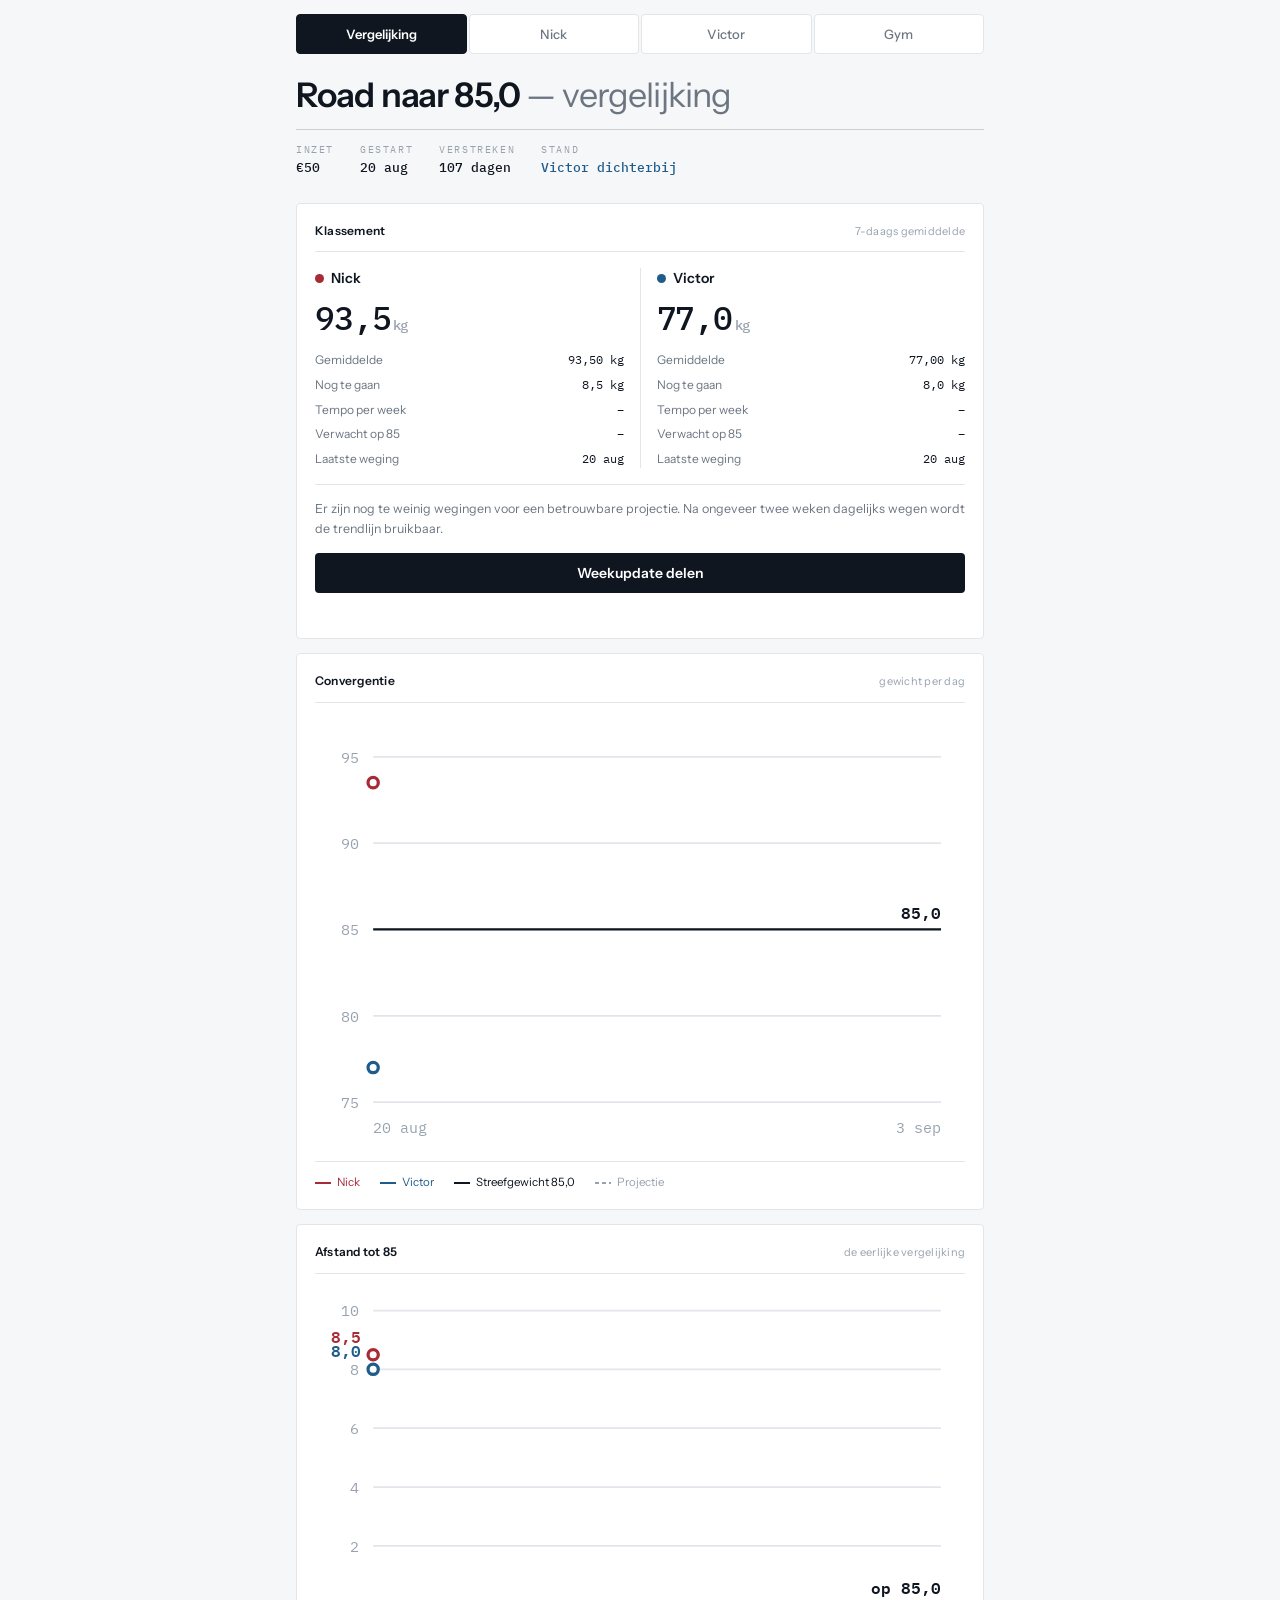
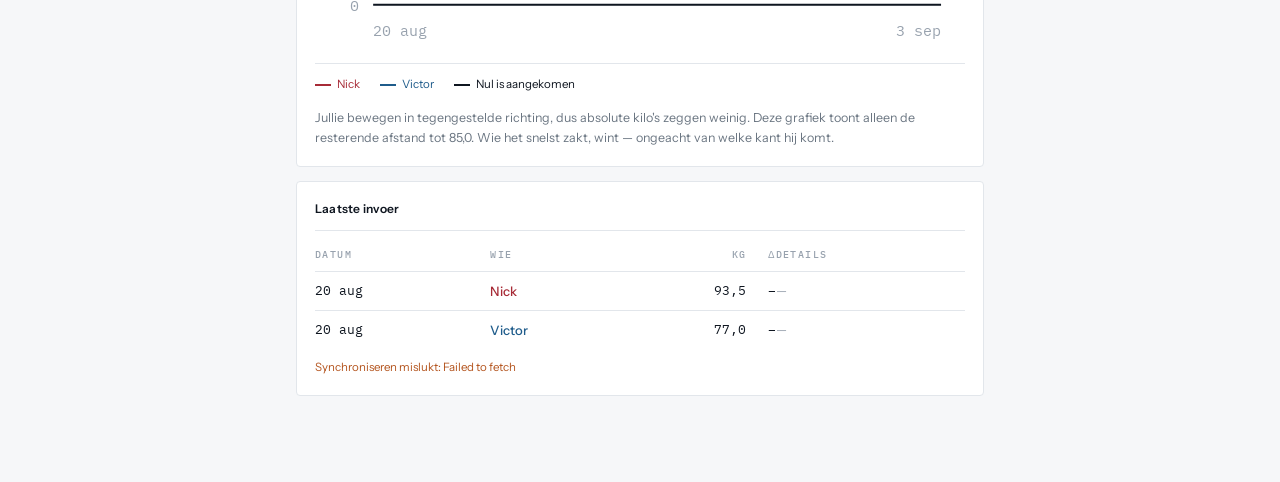
<file: index.html>
<!DOCTYPE html>
<html lang="nl">
<head>
<meta charset="utf-8">
<meta name="viewport" content="width=device-width, initial-scale=1">
<title>Road naar 85 — vergelijking</title>
<link rel="preconnect" href="https://fonts.googleapis.com">
<link rel="preconnect" href="https://fonts.gstatic.com" crossorigin>
<link href="https://fonts.googleapis.com/css2?family=Instrument+Sans:wght@400;500;600&family=IBM+Plex+Mono:wght@400;500;600&display=swap" rel="stylesheet">
<link rel="stylesheet" href="./assets/styles.css">
  <link rel="manifest" href="./manifest.json">
  <meta name="theme-color" content="#0F1620">
  <meta name="mobile-web-app-capable" content="yes">
  <meta name="apple-mobile-web-app-capable" content="yes">
  <meta name="apple-mobile-web-app-status-bar-style" content="default">
  <meta name="apple-mobile-web-app-title" content="Road 85">
  <link rel="apple-touch-icon" href="./assets/icon-512.png">
  <link rel="icon" href="./assets/icon-512.png">
</head>
<body>
<div id="nav-slot"></div>
<header class="masthead">
  <h1>Road naar 85,0 <span>— vergelijking</span></h1>
  <div class="meta">
    <div><span class="lab">Inzet</span><b id="stake">—</b></div>
    <div><span class="lab">Gestart</span><b id="start">—</b></div>
    <div><span class="lab">Verstreken</span><b id="elapsed">—</b></div>
    <div><span class="lab">Stand</span><b id="verdict">—</b></div>
  </div>
</header>
<div class="banner" id="banner" hidden>
  Nog niet aan Supabase gekoppeld. Vul <span class="mono">assets/config.js</span> in, anders wordt er niets bewaard en zien jullie elkaars cijfers niet.
</div>
<section class="card">
  <h2>Klassement <em>7-daags gemiddelde</em></h2>
  <div class="standing">
    <article class="athlete nick">
      <p class="who">Nick</p>
      <p class="now" id="nick-kg">–<u>kg</u></p>
      <dl>
        <dt>Gemiddelde</dt><dd id="nick-avg">–</dd>
        <dt>Nog te gaan</dt><dd id="nick-togo">–</dd>
        <dt>Tempo per week</dt><dd id="nick-rate">–</dd>
        <dt>Verwacht op 85</dt><dd id="nick-eta">–</dd>
        <dt>Laatste weging</dt><dd id="nick-last">–</dd>
      </dl>
    </article>
    <div class="divider"></div>
    <article class="athlete victor">
      <p class="who">Victor</p>
      <p class="now" id="victor-kg">–<u>kg</u></p>
      <dl>
        <dt>Gemiddelde</dt><dd id="victor-avg">–</dd>
        <dt>Nog te gaan</dt><dd id="victor-togo">–</dd>
        <dt>Tempo per week</dt><dd id="victor-rate">–</dd>
        <dt>Verwacht op 85</dt><dd id="victor-eta">–</dd>
        <dt>Laatste weging</dt><dd id="victor-last">–</dd>
      </dl>
    </article>
  </div>
  <p class="note" id="margin-note" style="margin-top:16px;padding-top:14px;border-top:1px solid var(--rule)">–</p>
  <button type="button" class="submit" id="share">Weekupdate delen</button>
  <p class="msg" id="share-msg"></p>
</section>
<section class="card">
  <h2>Convergentie <em>gewicht per dag</em></h2>
  <svg id="chart-conv" class="chart" viewBox="0 0 380 250" preserveAspectRatio="xMidYMid meet"
       role="img" aria-label="Gewichtsverloop van Nick en Victor richting 85 kilo"></svg>
  <div class="legend">
    <span style="color:var(--nick)"><i></i>Nick</span>
    <span style="color:var(--victor)"><i></i>Victor</span>
    <span style="color:var(--ink)"><i></i>Streefgewicht 85,0</span>
    <span style="color:var(--faint)"><i class="dash"></i>Projectie</span>
  </div>
</section>
<section class="card">
  <h2>Afstand tot 85 <em>de eerlijke vergelijking</em></h2>
  <svg id="chart-dist" class="chart" viewBox="0 0 380 210" preserveAspectRatio="xMidYMid meet"
       role="img" aria-label="Resterende afstand tot 85 kilo voor beide deelnemers"></svg>
  <div class="legend">
    <span style="color:var(--nick)"><i></i>Nick</span>
    <span style="color:var(--victor)"><i></i>Victor</span>
    <span style="color:var(--ink)"><i></i>Nul is aangekomen</span>
  </div>
  <p class="note" style="margin-top:14px">
    Jullie bewegen in tegengestelde richting, dus absolute kilo's zeggen weinig. Deze grafiek toont
    alleen de resterende afstand tot 85,0. Wie het snelst zakt, wint — ongeacht van welke kant hij komt.
  </p>
</section>
<section class="card">
  <h2>Laatste invoer</h2>
  <table>
    <thead><tr><th>Datum</th><th>Wie</th><th class="r">Kg</th><th class="r">Δ</th><th>Details</th></tr></thead>
    <tbody id="feed"></tbody>
  </table>
  <p class="msg" id="sync"></p>
</section>
<script src="./assets/config.js"></script>
<script src="./assets/core.js"></script>
<script src="./assets/charts.js"></script>
<script src="./assets/weekly.js"></script>
<script src="./assets/compare.js"></script>
  <script src="./assets/pwa.js"></script>
</body>
</html>
</file>
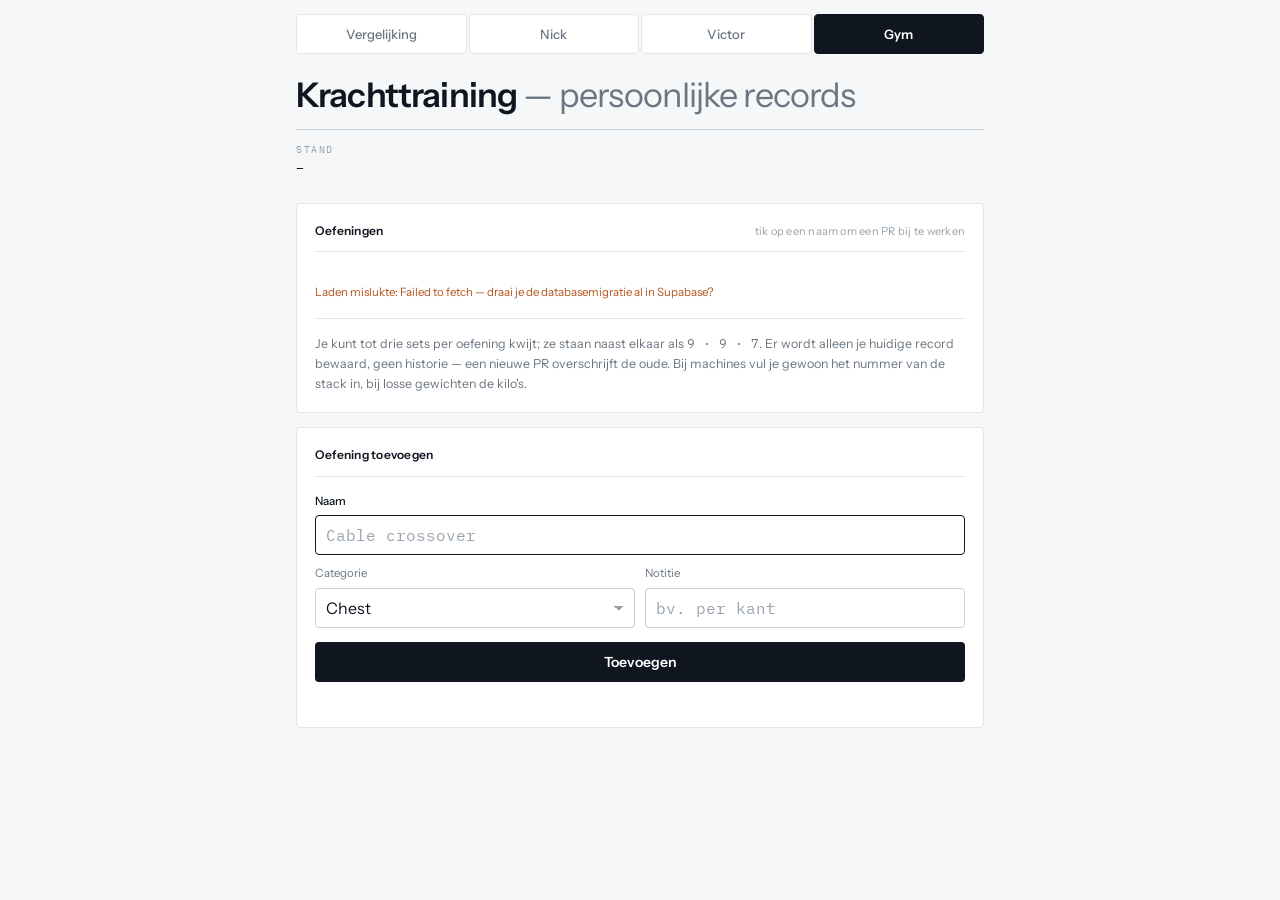
<file: gym.html>
<!DOCTYPE html>
<html lang="nl">
<head>
<meta charset="utf-8">
<meta name="viewport" content="width=device-width, initial-scale=1">
<title>Krachttraining — Road naar 85</title>
<link rel="preconnect" href="https://fonts.googleapis.com">
<link rel="preconnect" href="https://fonts.gstatic.com" crossorigin>
<link href="https://fonts.googleapis.com/css2?family=Instrument+Sans:wght@400;500;600&family=IBM+Plex+Mono:wght@400;500;600&display=swap" rel="stylesheet">
<link rel="stylesheet" href="./assets/styles.css">
<link rel="manifest" href="./manifest.json">
<meta name="theme-color" content="#0F1620">
<meta name="mobile-web-app-capable" content="yes">
<meta name="apple-mobile-web-app-capable" content="yes">
<meta name="apple-mobile-web-app-status-bar-style" content="default">
<meta name="apple-mobile-web-app-title" content="Gym 85">
<link rel="apple-touch-icon" href="./assets/icon-512.png">
<link rel="icon" href="./assets/icon-512.png">
</head>
<body>
<div id="nav-slot"></div>
<header class="masthead">
  <h1>Krachttraining <span>— persoonlijke records</span></h1>
  <div class="meta">
    <div><span class="lab">Stand</span><b id="count">–</b></div>
  </div>
</header>
<div class="banner" id="banner" hidden>
  Nog niet aan Supabase gekoppeld. Vul <span class="mono">assets/config.js</span> in.
</div>

<section class="card">
  <h2>Oefeningen <em>tik op een naam om een PR bij te werken</em></h2>
  <div class="chips" id="chips"></div>
  <div id="list" class="glist"></div>
  <p class="msg" id="status"></p>
  <p class="note" style="margin-top:16px;padding-top:14px;border-top:1px solid var(--rule)">
    Je kunt tot drie sets per oefening kwijt; ze staan naast elkaar als <span class="mono">9 · 9 · 7</span>. Er wordt alleen je huidige record bewaard, geen historie — een nieuwe PR overschrijft de oude.
    Bij machines vul je gewoon het nummer van de stack in, bij losse gewichten de kilo's.
  </p>
</section>

<section class="card">
  <h2>Oefening toevoegen</h2>
  <div>
    <label for="a-name"><b>Naam</b></label>
    <input type="text" id="a-name" class="required" placeholder="Cable crossover">
  </div>
  <div class="fields" style="margin-top:10px">
    <div>
      <label for="a-cat">Categorie</label>
      <select id="a-cat"></select>
    </div>
    <div>
      <label for="a-note">Notitie</label>
      <input type="text" id="a-note" placeholder="bv. per kant">
    </div>
  </div>
  <button class="submit" id="a-add">Toevoegen</button>
  <p class="msg" id="a-msg"></p>
</section>

<script src="./assets/config.js"></script>
<script src="./assets/core.js"></script>
<script src="./assets/gym.js"></script>
<script src="./assets/pwa.js"></script>
</body>
</html>
</file>
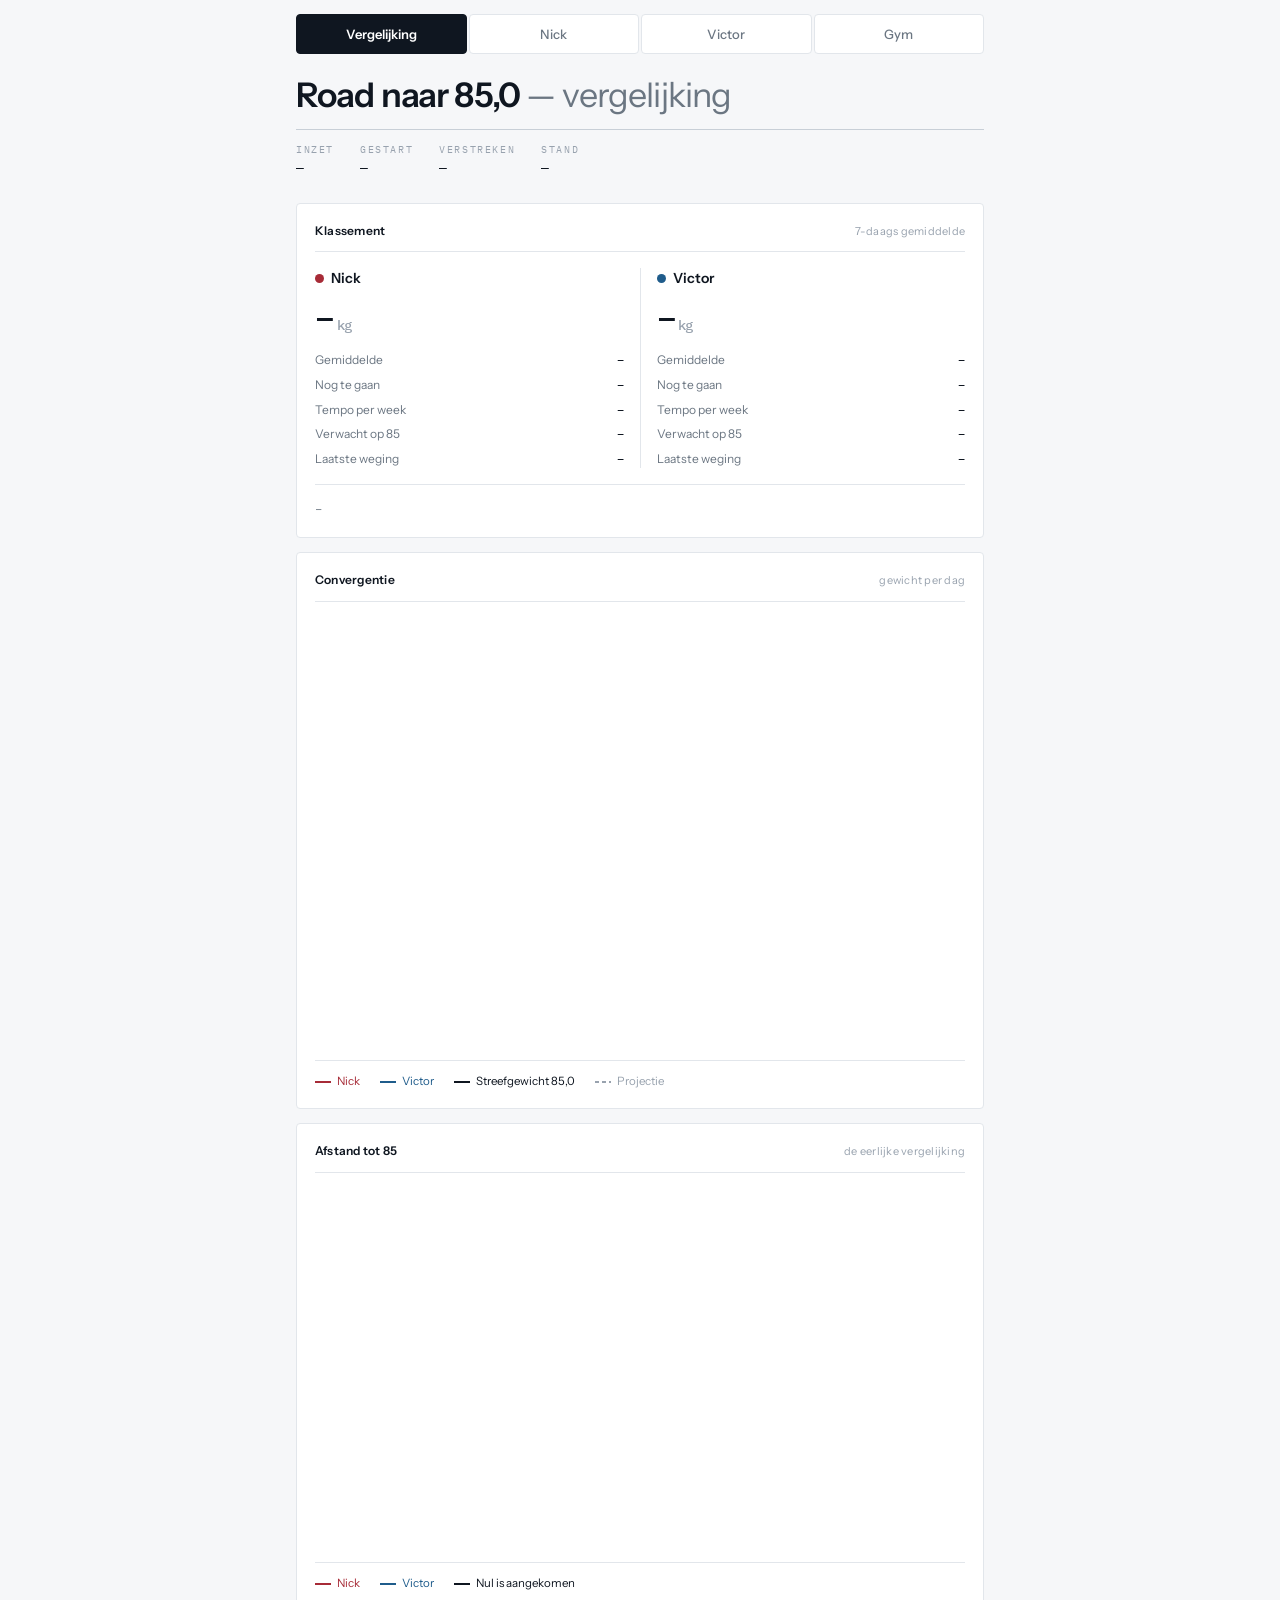
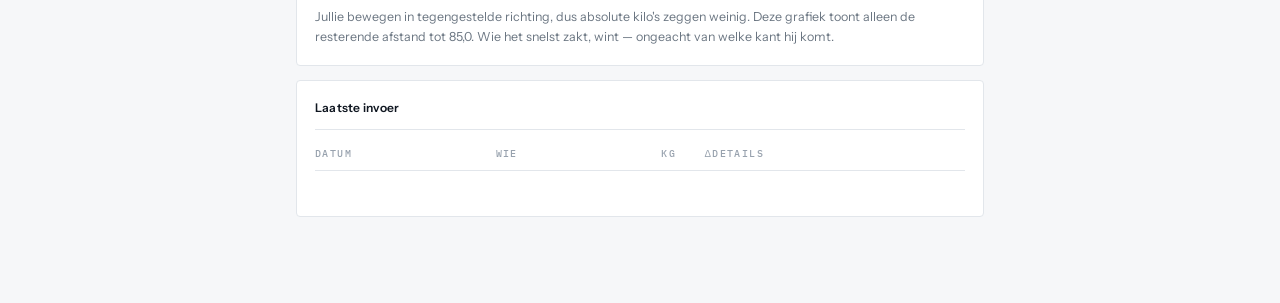
<file: index..html>
<!DOCTYPE html>
<html lang="nl">
<head>
<meta charset="utf-8">
<meta name="viewport" content="width=device-width, initial-scale=1">
<title>Road naar 85 — vergelijking</title>
<link rel="preconnect" href="https://fonts.googleapis.com">
<link rel="preconnect" href="https://fonts.gstatic.com" crossorigin>
<link href="https://fonts.googleapis.com/css2?family=Instrument+Sans:wght@400;500;600&family=IBM+Plex+Mono:wght@400;500;600&display=swap" rel="stylesheet">
<link rel="stylesheet" href="./assets/styles.css">
  <link rel="manifest" href="./manifest.json">
  <meta name="theme-color" content="#0F1620">
  <meta name="mobile-web-app-capable" content="yes">
  <meta name="apple-mobile-web-app-capable" content="yes">
  <meta name="apple-mobile-web-app-status-bar-style" content="default">
  <meta name="apple-mobile-web-app-title" content="Road 85">
  <link rel="apple-touch-icon" href="./assets/icon-512.png">
  <link rel="icon" href="./assets/icon-512.png">
</head>
<body>
<div id="nav-slot"></div>
<header class="masthead">
  <h1>Road naar 85,0 <span>— vergelijking</span></h1>
  <div class="meta">
    <div><span class="lab">Inzet</span><b id="stake">—</b></div>
    <div><span class="lab">Gestart</span><b id="start">—</b></div>
    <div><span class="lab">Verstreken</span><b id="elapsed">—</b></div>
    <div><span class="lab">Stand</span><b id="verdict">—</b></div>
  </div>
</header>
<div class="banner" id="banner" hidden>
  Nog niet aan Supabase gekoppeld. Vul <span class="mono">assets/config.js</span> in, anders wordt er niets bewaard en zien jullie elkaars cijfers niet.
</div>
<section class="card">
  <h2>Klassement <em>7-daags gemiddelde</em></h2>
  <div class="standing">
    <article class="athlete nick">
      <p class="who">Nick</p>
      <p class="now" id="nick-kg">–<u>kg</u></p>
      <dl>
        <dt>Gemiddelde</dt><dd id="nick-avg">–</dd>
        <dt>Nog te gaan</dt><dd id="nick-togo">–</dd>
        <dt>Tempo per week</dt><dd id="nick-rate">–</dd>
        <dt>Verwacht op 85</dt><dd id="nick-eta">–</dd>
        <dt>Laatste weging</dt><dd id="nick-last">–</dd>
      </dl>
    </article>
    <div class="divider"></div>
    <article class="athlete victor">
      <p class="who">Victor</p>
      <p class="now" id="victor-kg">–<u>kg</u></p>
      <dl>
        <dt>Gemiddelde</dt><dd id="victor-avg">–</dd>
        <dt>Nog te gaan</dt><dd id="victor-togo">–</dd>
        <dt>Tempo per week</dt><dd id="victor-rate">–</dd>
        <dt>Verwacht op 85</dt><dd id="victor-eta">–</dd>
        <dt>Laatste weging</dt><dd id="victor-last">–</dd>
      </dl>
    </article>
  </div>
  <p class="note" id="margin-note" style="margin-top:16px;padding-top:14px;border-top:1px solid var(--rule)">–</p>
</section>
<section class="card">
  <h2>Convergentie <em>gewicht per dag</em></h2>
  <svg id="chart-conv" class="chart" viewBox="0 0 380 250" preserveAspectRatio="xMidYMid meet"
       role="img" aria-label="Gewichtsverloop van Nick en Victor richting 85 kilo"></svg>
  <div class="legend">
    <span style="color:var(--nick)"><i></i>Nick</span>
    <span style="color:var(--victor)"><i></i>Victor</span>
    <span style="color:var(--ink)"><i></i>Streefgewicht 85,0</span>
    <span style="color:var(--faint)"><i class="dash"></i>Projectie</span>
  </div>
</section>
<section class="card">
  <h2>Afstand tot 85 <em>de eerlijke vergelijking</em></h2>
  <svg id="chart-dist" class="chart" viewBox="0 0 380 210" preserveAspectRatio="xMidYMid meet"
       role="img" aria-label="Resterende afstand tot 85 kilo voor beide deelnemers"></svg>
  <div class="legend">
    <span style="color:var(--nick)"><i></i>Nick</span>
    <span style="color:var(--victor)"><i></i>Victor</span>
    <span style="color:var(--ink)"><i></i>Nul is aangekomen</span>
  </div>
  <p class="note" style="margin-top:14px">
    Jullie bewegen in tegengestelde richting, dus absolute kilo's zeggen weinig. Deze grafiek toont
    alleen de resterende afstand tot 85,0. Wie het snelst zakt, wint — ongeacht van welke kant hij komt.
  </p>
</section>
<section class="card">
  <h2>Laatste invoer</h2>
  <table>
    <thead><tr><th>Datum</th><th>Wie</th><th class="r">Kg</th><th class="r">Δ</th><th>Details</th></tr></thead>
    <tbody id="feed"></tbody>
  </table>
  <p class="msg" id="sync"></p>
</section>
<script src="./assets/config.js"></script>
<script src="./assets/core.js"></script>
<script src="./assets/charts.js"></script>
<script src="./assets/compare.js"></script>
  <script src="./assets/pwa.js"></script>
</body>
</html>
</file>
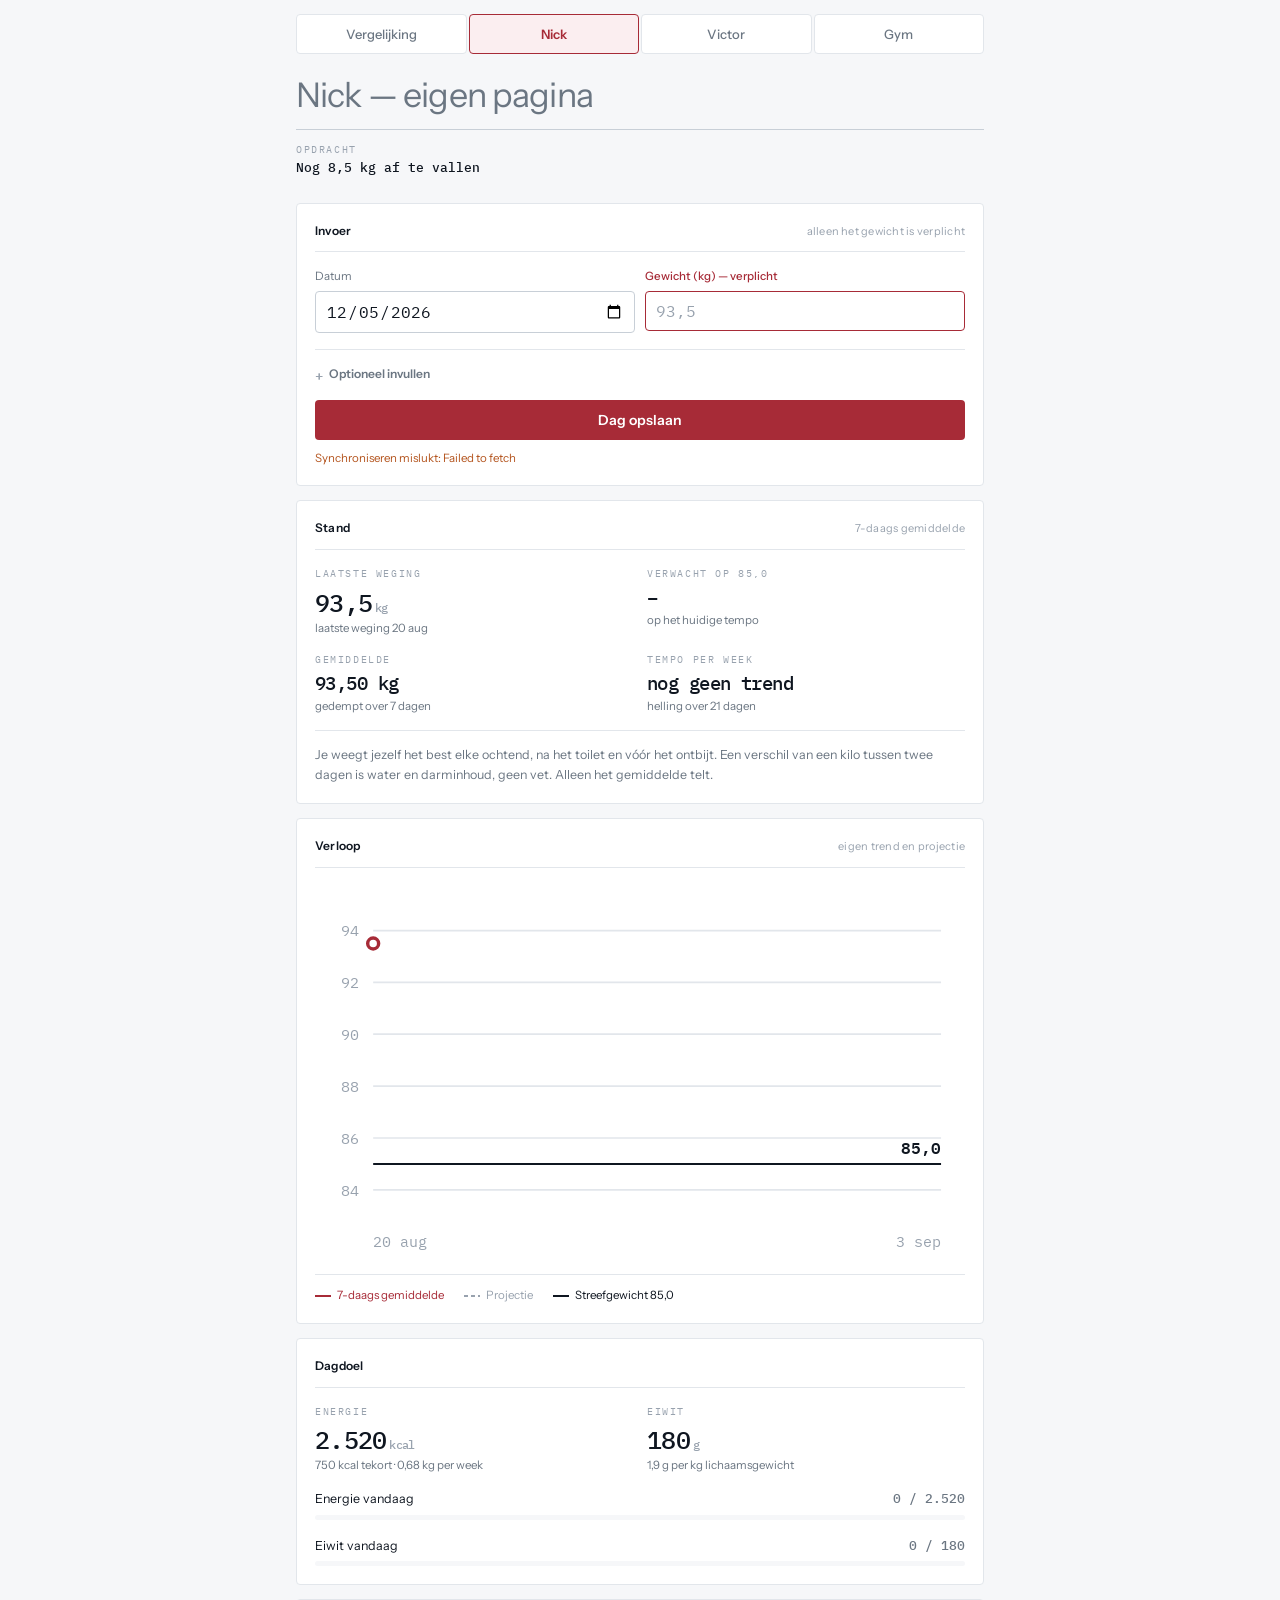
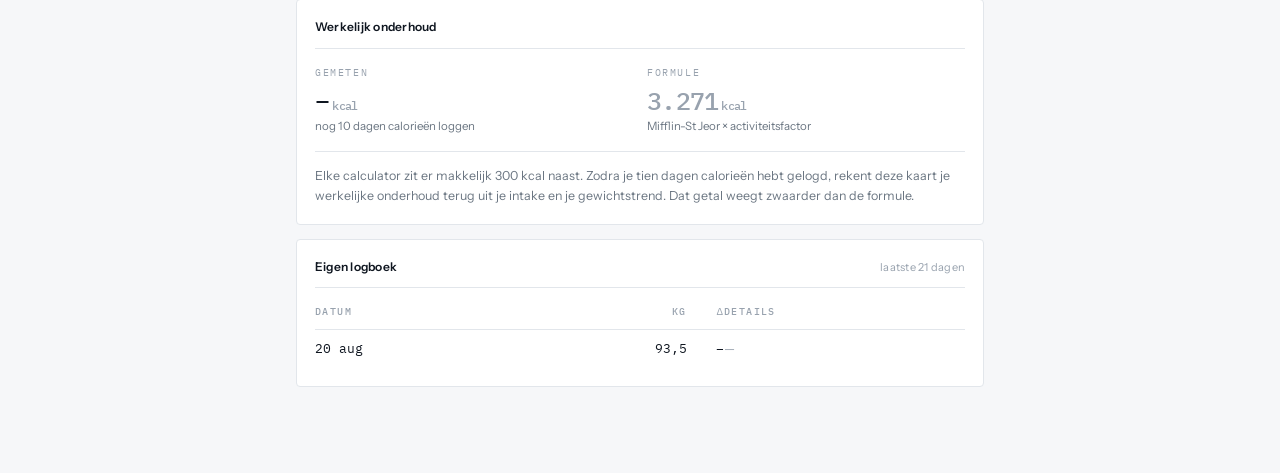
<file: nick.html>
<!DOCTYPE html>
<html lang="nl">
<head>
<meta charset="utf-8">
<meta name="viewport" content="width=device-width, initial-scale=1">
<title>Road naar 85</title>
<link rel="preconnect" href="https://fonts.googleapis.com">
<link rel="preconnect" href="https://fonts.gstatic.com" crossorigin>
<link href="https://fonts.googleapis.com/css2?family=Instrument+Sans:wght@400;500;600&family=IBM+Plex+Mono:wght@400;500;600&display=swap" rel="stylesheet">
<link rel="stylesheet" href="./assets/styles.css">
  <link rel="manifest" href="./manifest-nick.json">
  <meta name="theme-color" content="#A72B37">
  <meta name="mobile-web-app-capable" content="yes">
  <meta name="apple-mobile-web-app-capable" content="yes">
  <meta name="apple-mobile-web-app-status-bar-style" content="default">
  <meta name="apple-mobile-web-app-title" content="Nick 85">
  <link rel="apple-touch-icon" href="./assets/icon-nick-512.png">
  <link rel="icon" href="./assets/icon-nick-512.png">
</head>
<body data-person="nick">
<div id="nav-slot"></div>
<header class="masthead">
  <h1><span id="who">–</span> <span>— eigen pagina</span></h1>
  <div class="meta">
    <div><span class="lab">Opdracht</span><b id="direction">–</b></div>
  </div>
</header>
<div class="banner" id="banner" hidden>
  Nog niet aan Supabase gekoppeld. Vul <span class="mono">assets/config.js</span> in, anders verdwijnt je invoer bij het verversen van de pagina.
</div>
<section class="card">
  <h2>Invoer <em>alleen het gewicht is verplicht</em></h2>
  <div class="fields">
    <div>
      <label for="date">Datum</label>
      <input type="date" id="date">
    </div>
    <div>
      <label for="kg"><b>Gewicht (kg) — verplicht</b></label>
      <input type="number" id="kg" class="required" step="0.1" min="40" max="180"
             inputmode="decimal" placeholder="93,5" required>
    </div>
  </div>
  <details>
    <summary>Optioneel invullen</summary>
    <div class="fields">
      <div>
        <label for="kcal">Calorieën</label>
        <input type="number" id="kcal" step="10" min="0" max="9000" inputmode="numeric" placeholder="2500">
      </div>
      <div>
        <label for="protein">Eiwit (g)</label>
        <input type="number" id="protein" step="1" min="0" max="500" inputmode="numeric" placeholder="180">
      </div>
    </div>
    <div>
      <label>Training vandaag</label>
      <div class="chips" id="chips"></div>
    </div>
    <div class="fields">
      <div>
        <label for="sleep">Slaap (uren)</label>
        <input type="number" id="sleep" step="0.5" min="0" max="16" inputmode="decimal" placeholder="7,5">
      </div>
      <div></div>
    </div>
    <div>
      <label for="note">Notitie</label>
      <textarea id="note" placeholder="Zwaar getild, slecht geslapen, uit eten geweest…"></textarea>
    </div>
  </details>
  <button class="submit" id="save">Dag opslaan</button>
  <p class="msg" id="status"></p>
</section>
<section class="card">
  <h2>Stand <em>7-daags gemiddelde</em></h2>
  <div class="pair">
    <div class="stat">
      <p class="lab">Laatste weging</p>
      <p class="n" id="now">–<u>kg</u></p>
      <p id="now-date">–</p>
    </div>
    <div class="stat">
      <p class="lab">Verwacht op 85,0</p>
      <p class="n" id="eta" style="font-size:19px">–</p>
      <p>op het huidige tempo</p>
    </div>
  </div>
  <div class="pair" style="margin-top:16px">
    <div class="stat">
      <p class="lab">Gemiddelde</p>
      <p class="n" id="avg" style="font-size:19px">–</p>
      <p>gedempt over 7 dagen</p>
    </div>
    <div class="stat">
      <p class="lab">Tempo per week</p>
      <p class="n" id="rate" style="font-size:19px">–</p>
      <p>helling over 21 dagen</p>
    </div>
  </div>
  <p class="note" style="margin-top:16px;padding-top:14px;border-top:1px solid var(--rule)">
    Je weegt jezelf het best elke ochtend, na het toilet en vóór het ontbijt. Een verschil van
    een kilo tussen twee dagen is water en darminhoud, geen vet. Alleen het gemiddelde telt.
  </p>
</section>
<section class="card">
  <h2>Verloop <em>eigen trend en projectie</em></h2>
  <svg id="chart" class="chart" viewBox="0 0 380 220" preserveAspectRatio="xMidYMid meet"
       role="img" aria-label="Eigen gewichtsverloop richting 85 kilo"></svg>
  <div class="legend">
    <span style="color:var(--accent)"><i></i>7-daags gemiddelde</span>
    <span style="color:var(--faint)"><i class="dash"></i>Projectie</span>
    <span style="color:var(--ink)"><i></i>Streefgewicht 85,0</span>
  </div>
</section>
<section class="card">
  <h2>Dagdoel</h2>
  <div class="pair">
    <div class="stat">
      <p class="lab">Energie</p>
      <p class="n" id="t-kcal">–<u>kcal</u></p>
      <p id="t-kcal-sub">–</p>
    </div>
    <div class="stat">
      <p class="lab">Eiwit</p>
      <p class="n" id="t-prot">–<u>g</u></p>
      <p id="t-prot-sub">–</p>
    </div>
  </div>
  <div class="meter">
    <p class="top"><span>Energie vandaag</span><b id="m-kcal">–</b></p>
    <p class="bar"><i id="b-kcal" style="width:0"></i></p>
  </div>
  <div class="meter">
    <p class="top"><span>Eiwit vandaag</span><b id="m-prot">–</b></p>
    <p class="bar"><i id="b-prot" class="prot" style="width:0"></i></p>
  </div>
</section>
<section class="card">
  <h2>Werkelijk onderhoud</h2>
  <div class="pair">
    <div class="stat">
      <p class="lab">Gemeten</p>
      <p class="n" id="tdee-real">–<u>kcal</u></p>
      <p id="tdee-sub">–</p>
    </div>
    <div class="stat dim">
      <p class="lab">Formule</p>
      <p class="n" id="tdee-calc">–<u>kcal</u></p>
      <p>Mifflin-St Jeor × activiteitsfactor</p>
    </div>
  </div>
  <p class="note" id="tdee-hint" style="margin-top:16px;padding-top:14px;border-top:1px solid var(--rule)">–</p>
</section>
<section class="card">
  <h2>Eigen logboek <em>laatste 21 dagen</em></h2>
  <table>
    <thead><tr><th>Datum</th><th class="r">Kg</th><th class="r">Δ</th><th>Details</th></tr></thead>
    <tbody id="log"></tbody>
  </table>
</section>
<script src="./assets/config.js"></script>
<script src="./assets/core.js"></script>
<script src="./assets/charts.js"></script>
<script src="./assets/person.js"></script>
  <script src="./assets/pwa.js"></script>
</body>
</html>
</file>
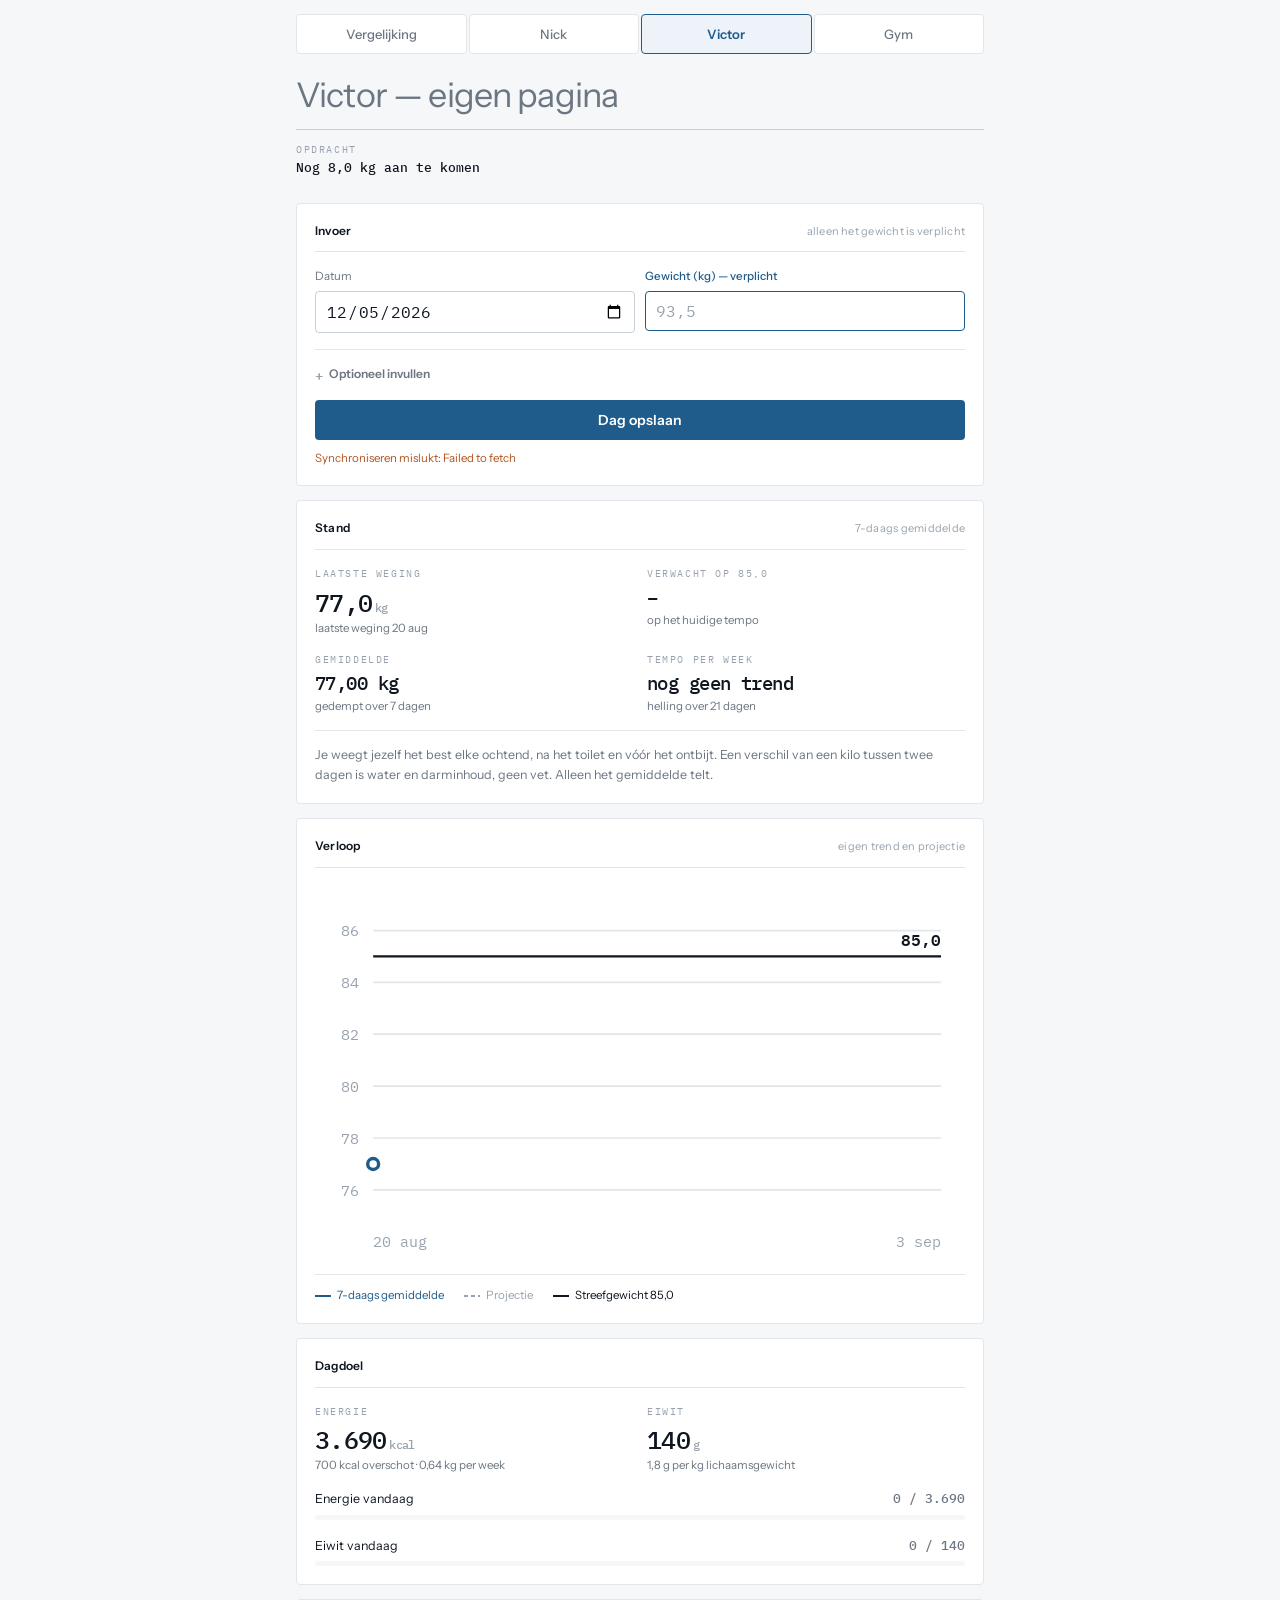
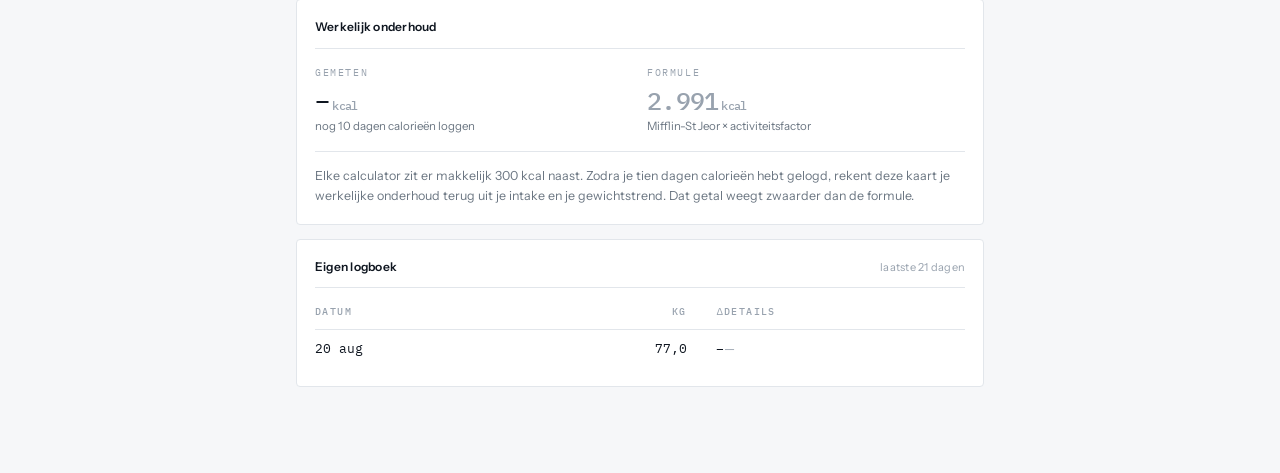
<file: victor.html>
<!DOCTYPE html>
<html lang="nl">
<head>
<meta charset="utf-8">
<meta name="viewport" content="width=device-width, initial-scale=1">
<title>Road naar 85</title>
<link rel="preconnect" href="https://fonts.googleapis.com">
<link rel="preconnect" href="https://fonts.gstatic.com" crossorigin>
<link href="https://fonts.googleapis.com/css2?family=Instrument+Sans:wght@400;500;600&family=IBM+Plex+Mono:wght@400;500;600&display=swap" rel="stylesheet">
<link rel="stylesheet" href="./assets/styles.css">
  <link rel="manifest" href="./manifest-victor.json">
  <meta name="theme-color" content="#1F5C8B">
  <meta name="mobile-web-app-capable" content="yes">
  <meta name="apple-mobile-web-app-capable" content="yes">
  <meta name="apple-mobile-web-app-status-bar-style" content="default">
  <meta name="apple-mobile-web-app-title" content="Victor 85">
  <link rel="apple-touch-icon" href="./assets/icon-victor-512.png">
  <link rel="icon" href="./assets/icon-victor-512.png">
</head>
<body data-person="victor">
<div id="nav-slot"></div>
<header class="masthead">
  <h1><span id="who">–</span> <span>— eigen pagina</span></h1>
  <div class="meta">
    <div><span class="lab">Opdracht</span><b id="direction">–</b></div>
  </div>
</header>
<div class="banner" id="banner" hidden>
  Nog niet aan Supabase gekoppeld. Vul <span class="mono">assets/config.js</span> in, anders verdwijnt je invoer bij het verversen van de pagina.
</div>
<section class="card">
  <h2>Invoer <em>alleen het gewicht is verplicht</em></h2>
  <div class="fields">
    <div>
      <label for="date">Datum</label>
      <input type="date" id="date">
    </div>
    <div>
      <label for="kg"><b>Gewicht (kg) — verplicht</b></label>
      <input type="number" id="kg" class="required" step="0.1" min="40" max="180"
             inputmode="decimal" placeholder="93,5" required>
    </div>
  </div>
  <details>
    <summary>Optioneel invullen</summary>
    <div class="fields">
      <div>
        <label for="kcal">Calorieën</label>
        <input type="number" id="kcal" step="10" min="0" max="9000" inputmode="numeric" placeholder="2500">
      </div>
      <div>
        <label for="protein">Eiwit (g)</label>
        <input type="number" id="protein" step="1" min="0" max="500" inputmode="numeric" placeholder="180">
      </div>
    </div>
    <div>
      <label>Training vandaag</label>
      <div class="chips" id="chips"></div>
    </div>
    <div class="fields">
      <div>
        <label for="sleep">Slaap (uren)</label>
        <input type="number" id="sleep" step="0.5" min="0" max="16" inputmode="decimal" placeholder="7,5">
      </div>
      <div></div>
    </div>
    <div>
      <label for="note">Notitie</label>
      <textarea id="note" placeholder="Zwaar getild, slecht geslapen, uit eten geweest…"></textarea>
    </div>
  </details>
  <button class="submit" id="save">Dag opslaan</button>
  <p class="msg" id="status"></p>
</section>
<section class="card">
  <h2>Stand <em>7-daags gemiddelde</em></h2>
  <div class="pair">
    <div class="stat">
      <p class="lab">Laatste weging</p>
      <p class="n" id="now">–<u>kg</u></p>
      <p id="now-date">–</p>
    </div>
    <div class="stat">
      <p class="lab">Verwacht op 85,0</p>
      <p class="n" id="eta" style="font-size:19px">–</p>
      <p>op het huidige tempo</p>
    </div>
  </div>
  <div class="pair" style="margin-top:16px">
    <div class="stat">
      <p class="lab">Gemiddelde</p>
      <p class="n" id="avg" style="font-size:19px">–</p>
      <p>gedempt over 7 dagen</p>
    </div>
    <div class="stat">
      <p class="lab">Tempo per week</p>
      <p class="n" id="rate" style="font-size:19px">–</p>
      <p>helling over 21 dagen</p>
    </div>
  </div>
  <p class="note" style="margin-top:16px;padding-top:14px;border-top:1px solid var(--rule)">
    Je weegt jezelf het best elke ochtend, na het toilet en vóór het ontbijt. Een verschil van
    een kilo tussen twee dagen is water en darminhoud, geen vet. Alleen het gemiddelde telt.
  </p>
</section>
<section class="card">
  <h2>Verloop <em>eigen trend en projectie</em></h2>
  <svg id="chart" class="chart" viewBox="0 0 380 220" preserveAspectRatio="xMidYMid meet"
       role="img" aria-label="Eigen gewichtsverloop richting 85 kilo"></svg>
  <div class="legend">
    <span style="color:var(--accent)"><i></i>7-daags gemiddelde</span>
    <span style="color:var(--faint)"><i class="dash"></i>Projectie</span>
    <span style="color:var(--ink)"><i></i>Streefgewicht 85,0</span>
  </div>
</section>
<section class="card">
  <h2>Dagdoel</h2>
  <div class="pair">
    <div class="stat">
      <p class="lab">Energie</p>
      <p class="n" id="t-kcal">–<u>kcal</u></p>
      <p id="t-kcal-sub">–</p>
    </div>
    <div class="stat">
      <p class="lab">Eiwit</p>
      <p class="n" id="t-prot">–<u>g</u></p>
      <p id="t-prot-sub">–</p>
    </div>
  </div>
  <div class="meter">
    <p class="top"><span>Energie vandaag</span><b id="m-kcal">–</b></p>
    <p class="bar"><i id="b-kcal" style="width:0"></i></p>
  </div>
  <div class="meter">
    <p class="top"><span>Eiwit vandaag</span><b id="m-prot">–</b></p>
    <p class="bar"><i id="b-prot" class="prot" style="width:0"></i></p>
  </div>
</section>
<section class="card">
  <h2>Werkelijk onderhoud</h2>
  <div class="pair">
    <div class="stat">
      <p class="lab">Gemeten</p>
      <p class="n" id="tdee-real">–<u>kcal</u></p>
      <p id="tdee-sub">–</p>
    </div>
    <div class="stat dim">
      <p class="lab">Formule</p>
      <p class="n" id="tdee-calc">–<u>kcal</u></p>
      <p>Mifflin-St Jeor × activiteitsfactor</p>
    </div>
  </div>
  <p class="note" id="tdee-hint" style="margin-top:16px;padding-top:14px;border-top:1px solid var(--rule)">–</p>
</section>
<section class="card">
  <h2>Eigen logboek <em>laatste 21 dagen</em></h2>
  <table>
    <thead><tr><th>Datum</th><th class="r">Kg</th><th class="r">Δ</th><th>Details</th></tr></thead>
    <tbody id="log"></tbody>
  </table>
</section>
<script src="./assets/config.js"></script>
<script src="./assets/core.js"></script>
<script src="./assets/charts.js"></script>
<script src="./assets/person.js"></script>
  <script src="./assets/pwa.js"></script>
</body>
</html>
</file>
<file: assets/styles.css>
/* ============================================================
   Road naar 85 — gedeeld stijlblad
   Licht, klinisch, haarlijnen. Karmijn = Nick, staalblauw = Victor.
   ============================================================ */
:root{
  --paper:#F6F7F9;
  --card:#FFFFFF;
  --rule:#E2E6EB;
  --rule-strong:#C8CFD7;
  --ink:#0F1620;
  --muted:#6B7682;
  --faint:#98A2AE;
  --nick:#A72B37;
  --victor:#1F5C8B;
  --nick-tint:#FBEEF0;
  --victor-tint:#EDF3F9;
  --warn:#B4551F;
}
*{box-sizing:border-box;margin:0;padding:0}
html{-webkit-text-size-adjust:100%}
body{
  background:var(--paper);
  color:var(--ink);
  font-family:"Instrument Sans",system-ui,-apple-system,sans-serif;
  font-size:15px;line-height:1.55;
  padding:0 16px 72px;
  max-width:720px;margin:0 auto;
  -webkit-font-smoothing:antialiased;
}
.mono{font-family:"IBM Plex Mono",monospace;font-variant-numeric:tabular-nums}
.lab{font-family:"IBM Plex Mono",monospace;font-size:10px;letter-spacing:.16em;
     text-transform:uppercase;color:var(--faint)}

/* ---------- navigatie ---------- */
nav{
  display:flex;gap:2px;padding:14px 0 0;
  position:sticky;top:0;background:var(--paper);z-index:5;
}
nav a{
  flex:1;text-align:center;text-decoration:none;
  font-size:13px;font-weight:500;color:var(--muted);
  padding:9px 4px;border:1px solid var(--rule);border-radius:4px;background:var(--card);
}
nav a:hover{border-color:var(--rule-strong);color:var(--ink)}
nav a[aria-current="page"]{
  background:var(--accent-tint,var(--ink));color:var(--accent,#fff);
  border-color:var(--accent,var(--ink));font-weight:600;
}

/* ---------- kop ---------- */
.masthead{margin:22px 0 24px}
.masthead h1{font-size:clamp(25px,7vw,34px);font-weight:600;letter-spacing:-.025em;line-height:1.14}
.masthead h1 span{color:var(--muted);font-weight:400}
.meta{margin-top:14px;padding-top:12px;border-top:1px solid var(--rule-strong);
      display:flex;flex-wrap:wrap;gap:8px 26px}
.meta div{display:flex;flex-direction:column;gap:1px}
.meta b{font-family:"IBM Plex Mono",monospace;font-size:13px;font-weight:500}

/* ---------- kaart ---------- */
.card{background:var(--card);border:1px solid var(--rule);border-radius:4px;
      padding:18px;margin-bottom:14px}
.card > h2{
  font-size:12px;font-weight:600;letter-spacing:.02em;
  padding-bottom:11px;margin-bottom:16px;border-bottom:1px solid var(--rule);
  display:flex;justify-content:space-between;align-items:baseline;gap:10px;
}
.card > h2 em{font-style:normal;font-weight:400;font-size:11px;color:var(--faint)}

/* ---------- klassement ---------- */
.standing{display:grid;grid-template-columns:1fr 1px 1fr}
.divider{background:var(--rule)}
.athlete{padding:0 16px}
.athlete:first-child{padding-left:0}
.athlete:last-child{padding-right:0}
.athlete .who{display:flex;align-items:center;gap:7px;font-weight:600;font-size:14px}
.athlete .who::before{content:"";width:9px;height:9px;border-radius:50%;background:var(--c)}
.athlete.nick{--c:var(--nick)}
.athlete.victor{--c:var(--victor)}
.athlete .now{font-family:"IBM Plex Mono",monospace;font-weight:500;
  font-size:clamp(26px,7.5vw,33px);letter-spacing:-.035em;line-height:1.2;margin-top:8px}
.athlete .now u{text-decoration:none;font-size:.42em;color:var(--faint);margin-left:3px}
.athlete dl{margin-top:14px;display:grid;grid-template-columns:auto 1fr;gap:6px 8px;font-size:12px}
.athlete dt{color:var(--muted)}
.athlete dd{font-family:"IBM Plex Mono",monospace;text-align:right;font-size:12px}

/* ---------- grafiek ---------- */
.chart{width:100%;height:auto;display:block}
.legend{display:flex;flex-wrap:wrap;gap:7px 20px;margin-top:14px;
  padding-top:12px;border-top:1px solid var(--rule);font-size:11.5px;color:var(--muted)}
.legend span{display:flex;align-items:center;gap:6px}
.legend i{width:16px;height:2px;background:currentColor;flex:none}
.legend i.dash{background:repeating-linear-gradient(90deg,currentColor 0 4px,transparent 4px 7px)}

/* ---------- statistieken ---------- */
.pair{display:grid;grid-template-columns:1fr 1fr;gap:14px}
.stat .n{font-family:"IBM Plex Mono",monospace;font-weight:500;
  font-size:25px;letter-spacing:-.03em;line-height:1.25;margin-top:5px}
.stat .n u{text-decoration:none;font-size:.46em;color:var(--faint);margin-left:3px}
.stat p:last-child{font-size:11.5px;color:var(--muted);margin-top:2px;line-height:1.4}
.stat.dim .n{color:var(--faint)}

/* ---------- meters ---------- */
.meter{margin-top:16px}
.meter .top{display:flex;justify-content:space-between;font-size:12.5px;margin-bottom:6px}
.meter .top b{font-family:"IBM Plex Mono",monospace;font-weight:500;color:var(--muted)}
.bar{height:5px;background:var(--paper);border-radius:3px;overflow:hidden}
.bar i{display:block;height:100%;border-radius:3px;transition:width .35s ease;
       background:var(--accent,var(--ink))}
.bar i.over{background:var(--warn)}
.bar i.prot{background:var(--muted)}

/* ---------- formulier ---------- */
.fields{display:grid;grid-template-columns:1fr 1fr;gap:10px}
.fields.one{grid-template-columns:1fr}
label{display:block;font-size:11.5px;color:var(--muted);margin-bottom:5px}
label b{color:var(--accent,var(--ink));font-weight:500}
input,textarea{
  width:100%;background:var(--card);border:1px solid var(--rule-strong);border-radius:4px;
  color:var(--ink);font-family:"IBM Plex Mono",monospace;font-size:16px;padding:9px 10px;
}
textarea{font-family:"Instrument Sans",sans-serif;font-size:14px;resize:vertical;min-height:62px}
input::placeholder,textarea::placeholder{color:var(--faint)}
input:focus,textarea:focus{border-color:var(--ink);outline:none}
input:focus-visible,button:focus-visible,a:focus-visible{outline:2px solid var(--ink);outline-offset:1px}
input.required{border-color:var(--accent,var(--ink))}

.chips{display:flex;flex-wrap:wrap;gap:6px}
.chips button{
  border:1px solid var(--rule-strong);background:var(--card);border-radius:20px;
  font-family:"Instrument Sans",sans-serif;font-size:12.5px;color:var(--muted);
  padding:6px 13px;cursor:pointer;transition:.15s;
}
.chips button[aria-pressed="true"]{
  border-color:var(--accent);background:var(--accent-tint);color:var(--accent);font-weight:600;
}

details{margin-top:16px;padding-top:14px;border-top:1px solid var(--rule)}
summary{
  cursor:pointer;font-size:12px;font-weight:600;color:var(--muted);list-style:none;
  display:flex;align-items:center;gap:6px;
}
summary::-webkit-details-marker{display:none}
summary::before{content:"+";font-family:"IBM Plex Mono",monospace;font-size:14px;color:var(--faint)}
details[open] summary::before{content:"−"}
details > *:not(summary){margin-top:14px}

.submit{
  margin-top:14px;width:100%;background:var(--accent,var(--ink));color:#fff;border:0;border-radius:4px;
  font-family:"Instrument Sans",sans-serif;font-size:14px;font-weight:600;padding:11px;cursor:pointer;
}
.submit:hover{filter:brightness(.92)}
.msg{font-size:11.5px;color:var(--muted);margin-top:10px;min-height:17px}
.msg.err{color:var(--warn)}
.msg.ok{color:var(--accent,var(--ink))}

/* ---------- tabel ---------- */
table{width:100%;border-collapse:collapse;font-size:13px}
th{text-align:left;font-family:"IBM Plex Mono",monospace;font-weight:500;
  font-size:10px;letter-spacing:.14em;text-transform:uppercase;color:var(--faint);
  padding-bottom:9px;border-bottom:1px solid var(--rule)}
td{border-bottom:1px solid var(--rule);padding:9px 0;font-family:"IBM Plex Mono",monospace;
   vertical-align:top}
tr:last-child td{border-bottom:0}
td.name{font-family:"Instrument Sans",sans-serif;font-weight:500}
td.name[data-p="nick"]{color:var(--nick)}
td.name[data-p="victor"]{color:var(--victor)}
td.txt{font-family:"Instrument Sans",sans-serif;color:var(--muted);font-size:12.5px}
td.r,th.r{text-align:right}
.dn{color:var(--nick)}
.up{color:var(--victor)}
.empty{color:var(--faint);font-size:12.5px;font-family:"Instrument Sans",sans-serif;padding:14px 0}

/* ---------- notitie ---------- */
.note{font-size:12.5px;color:var(--muted);line-height:1.6}
pre{background:var(--paper);border:1px solid var(--rule);border-radius:4px;
  padding:12px;margin-top:12px;overflow-x:auto;
  font-family:"IBM Plex Mono",monospace;font-size:11px;line-height:1.65;color:var(--ink)}
.banner{
  background:#FEF7ED;border:1px solid #F0D9BE;border-radius:4px;
  padding:11px 13px;margin-bottom:14px;font-size:12.5px;color:#7A4A18;
}

/* ---------- keuzelijst ---------- */
select{
  width:100%;background:var(--card);border:1px solid var(--rule-strong);border-radius:4px;
  color:var(--ink);font-family:"Instrument Sans",sans-serif;font-size:16px;padding:9px 10px;
  appearance:none;-webkit-appearance:none;cursor:pointer;
  background-image:linear-gradient(45deg,transparent 50%,var(--faint) 50%),
                   linear-gradient(135deg,var(--faint) 50%,transparent 50%);
  background-position:calc(100% - 15px) 50%,calc(100% - 10px) 50%;
  background-size:5px 5px,5px 5px;background-repeat:no-repeat;
}
select:focus{border-color:var(--ink);outline:none}

/* ---------- krachttraining ---------- */
.glist{margin-top:16px}
.gcat{margin-bottom:22px}
.gcat:last-child{margin-bottom:0}
.gcat-h{padding-bottom:7px;border-bottom:1px solid var(--rule);margin-bottom:4px}

.ex{padding:12px 0;border-bottom:1px solid var(--rule)}
.gcat .ex:last-child{border-bottom:0;padding-bottom:0}
.ex-head{display:flex;justify-content:space-between;align-items:baseline;gap:10px}
.ex-name{font-size:14px;font-weight:500;line-height:1.35}
.ex-note{font-weight:400;font-size:11.5px;color:var(--faint)}
.ex-edit{
  flex:none;border:0;background:none;cursor:pointer;padding:2px 0;
  font-family:"IBM Plex Mono",monospace;font-size:10px;letter-spacing:.14em;
  text-transform:uppercase;color:var(--faint);
}
.ex-edit:hover{color:var(--ink)}

.ex-prs{display:grid;grid-template-columns:1fr 1fr;gap:8px;margin-top:9px}
.pr{
  display:flex;flex-direction:column;gap:2px;text-align:left;cursor:pointer;
  border:1px solid var(--rule);border-radius:4px;background:var(--card);
  padding:8px 11px;min-height:52px;transition:.15s;
}
.pr:hover{border-color:var(--c);background:var(--t)}
.pr b{font-family:"IBM Plex Mono",monospace;font-weight:500;font-size:15px;
      letter-spacing:-.02em;color:var(--c)}
.pr .lab{color:var(--c);opacity:.7}
.pr-note{font-size:11px;color:var(--muted);line-height:1.3}
.pr.nick{--c:var(--nick);--t:var(--nick-tint)}
.pr.victor{--c:var(--victor);--t:var(--victor-tint)}

.ex-form{background:var(--paper);border:1px solid var(--rule);border-radius:4px;
         padding:13px;margin-top:10px}
.ex-form > *:not(:first-child){margin-top:11px}
.ex-form input,.ex-form select{background:var(--card)}
.ex-form-h{font-size:12px;font-weight:600}
.hint{font-size:11.5px;color:var(--muted);line-height:1.45}
.row-btns{display:grid;grid-template-columns:1fr auto;gap:8px;align-items:start}
.row-btns .submit{margin-top:0}
.ghost{
  border:1px solid var(--rule-strong);background:var(--card);border-radius:4px;
  font-family:"Instrument Sans",sans-serif;font-size:14px;color:var(--muted);
  padding:11px 16px;cursor:pointer;
}
.ghost:hover{border-color:var(--rule-strong);color:var(--ink)}
.danger-link{
  border:0;background:none;padding:0;cursor:pointer;
  font-family:"Instrument Sans",sans-serif;font-size:12px;color:var(--warn);
  text-decoration:underline;text-underline-offset:2px;
}

@media (max-width:440px){
  .ex-prs{grid-template-columns:1fr 1fr}
  nav a{font-size:12px;padding:9px 2px}
  .standing{grid-template-columns:1fr}
  .divider{height:1px;width:100%;margin:16px 0}
  .athlete{padding:0}
  .pair{grid-template-columns:1fr;gap:16px}
  .fields{grid-template-columns:1fr}
}
@media (prefers-reduced-motion:no-preference){
  .draw{stroke-dasharray:1800;stroke-dashoffset:1800;animation:d 1s ease-out forwards}
  @keyframes d{to{stroke-dashoffset:0}}
}
</file>
